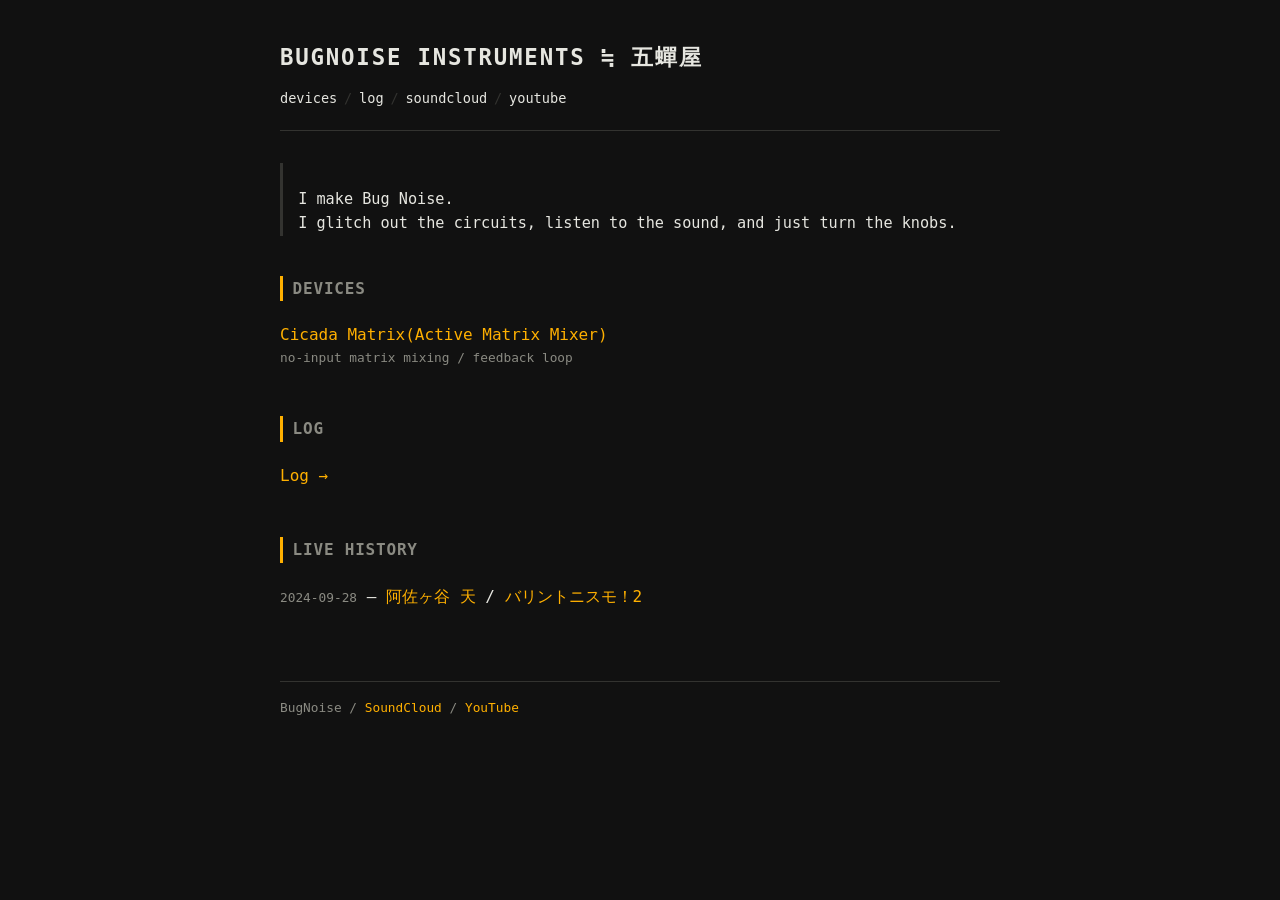
<file: index.html>
<!DOCTYPE html>
<html lang="ja">
<head>
  <meta charset="UTF-8">
  <meta name="viewport" content="width=device-width, initial-scale=1">
  <title>BugNoise</title>
  <link rel="stylesheet" href="style.css">
</head>
<body>

  <header>
    <h1>BugNoise Instruments ≒ 五蟬屋</h1>
    <nav>
      <a href="#devices">devices</a><span class="sep">/</span><a href="log/">log</a><span class="sep">/</span><a href="https://soundcloud.com/bugnoise-synth">soundcloud</a><span class="sep">/</span><a href="https://www.youtube.com/@bugnoisesynth9519">youtube</a>
    </nav>
  </header>

  <div class="declaration">
I make Bug Noise.
I glitch out the circuits, listen to the sound, and just turn the knobs.
  </div>

  <section id="devices">
    <h2>devices</h2>
    <ul class="plain">
      <li>
        <a href="devices/CicadaMatrix.html">Cicada Matrix(Active Matrix Mixer)</a>
        <div class="meta">no-input matrix mixing / feedback loop</div>
      </li>
      <!-- 新しい装置ができたらここに追加 -->
    </ul>
  </section>

  <section id="log">
    <h2>log</h2>
    <ul class="plain">
      <li>
        <a href="log/">Log →</a>
      </li>
    </ul>
  </section>
  <section id="lives">
    <h2>live history</h2>
    <ul class="plain">
      <li>
        <span class="meta">2024-09-28</span> — <a href="https://asagaya-ten.com/">阿佐ヶ谷 天</a> / <a href="https://asagaya-ten.com/schedule/flyer/2024/f20240928.jpg">バリントニスモ！2</a>

      </li>
    </ul>
  </section>
  <footer>
    BugNoise / <a href="https://soundcloud.com/bugnoise-synth">SoundCloud</a> / <a href="https://www.youtube.com/@bugnoisesynth9519">YouTube</a>
  </footer>

</body>
</html>
</file>
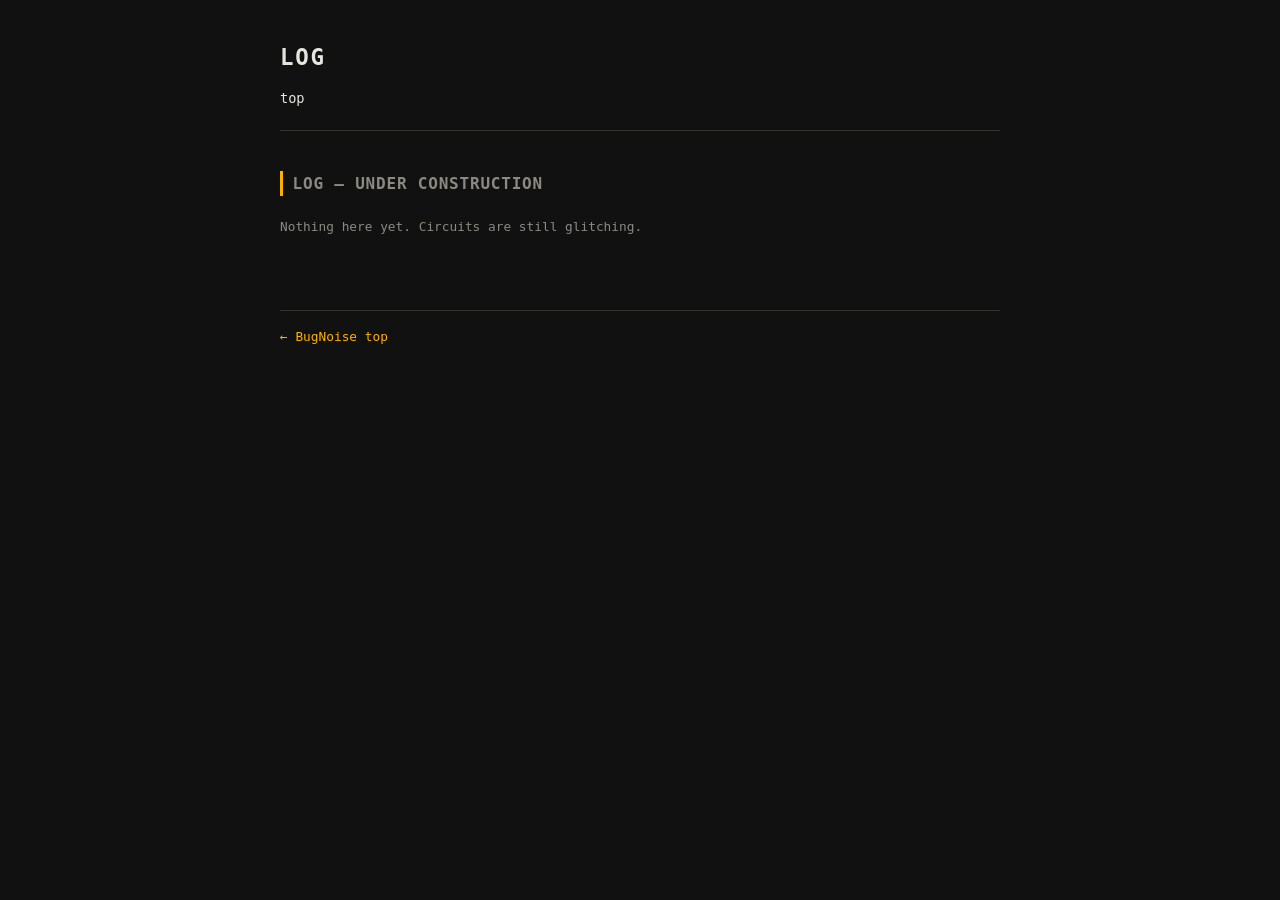
<file: log/index.html>
<!DOCTYPE html>
<html lang="ja">
<head>
  <meta charset="UTF-8">
  <meta name="viewport" content="width=device-width, initial-scale=1">
  <title>Log — BugNoise</title>
  <link rel="stylesheet" href="../style.css">
</head>
<body>

  <header>
    <h1>log</h1>
    <nav>
      <a href="../index.html">top</a>
    </nav>
  </header>

  <section>
    <h2>log — under construction</h2>
    <ul class="plain">
      <!-- 新しいログができたらここに追記していく -->
      <!-- <li><span class="meta">2026-07-28</span> — <a href="2026-07-28.html">初回発振テスト</a></li> -->
      <li class="meta">Nothing here yet. Circuits are still glitching.</li>
    </ul>
  </section>

  <footer>
    <a href="../index.html">← BugNoise top</a>
  </footer>

</body>
</html>
</file>
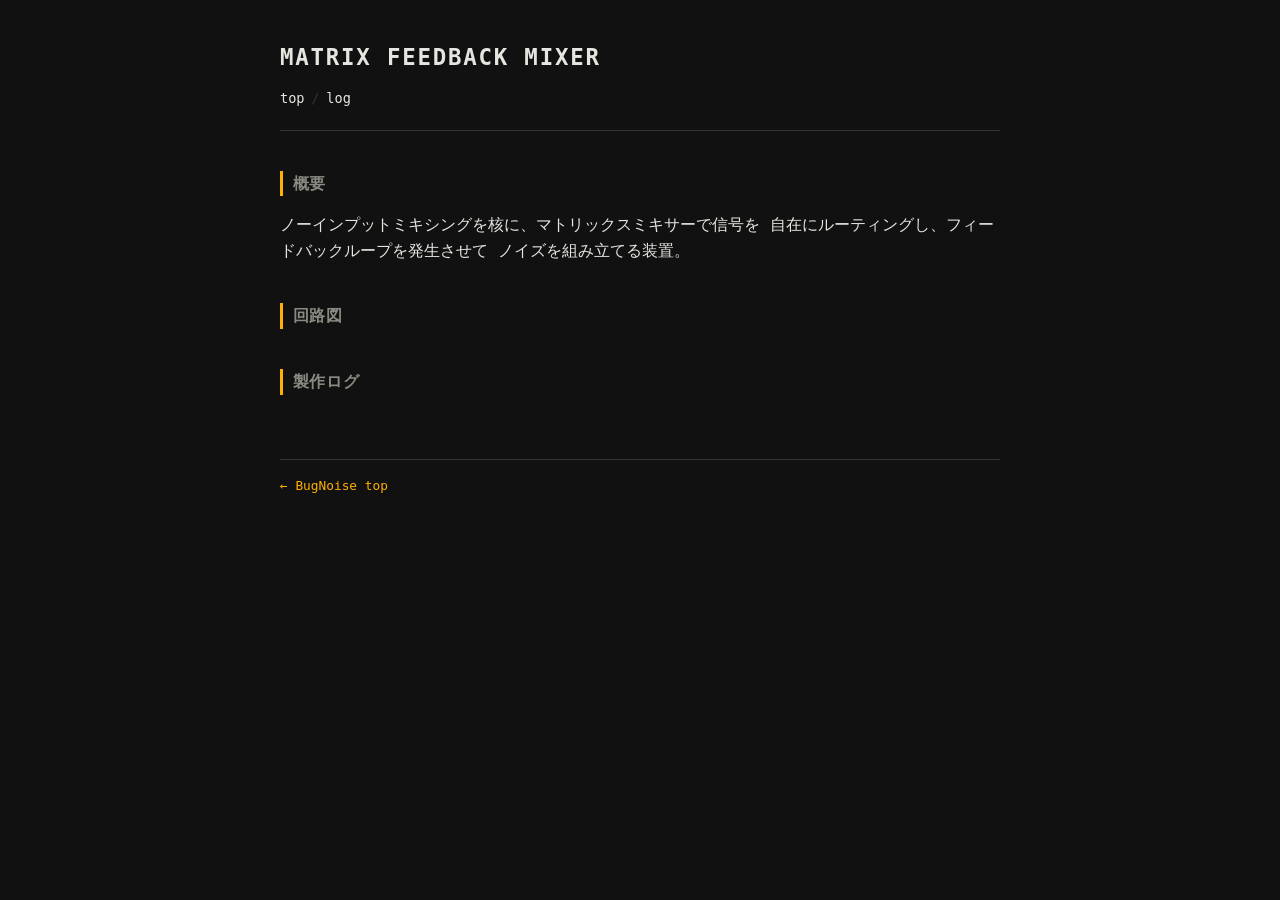
<file: matrix-feedback-mixer.html>
<!DOCTYPE html>
<html lang="ja">
<head>
  <meta charset="UTF-8">
  <meta name="viewport" content="width=device-width, initial-scale=1">
  <title>Matrix Feedback Mixer — BugNoise</title>
  <link rel="stylesheet" href="../style.css">
</head>
<body>

  <header>
    <h1>Matrix Feedback Mixer</h1>
    <nav>
      <a href="../index.html">top</a><span class="sep">/</span><a href="../log/">log</a>
    </nav>
  </header>

  <section>
    <h2>概要</h2>
    <p>
      ノーインプットミキシングを核に、マトリックスミキサーで信号を
      自在にルーティングし、フィードバックループを発生させて
      ノイズを組み立てる装置。
    </p>
  </section>

  <section>
    <h2>回路図</h2>
    <p><!-- 画像を追加する場合はここに --></p>
    <!-- <img src="../assets/images/matrix-feedback-mixer-schematic.png" alt="回路図"> -->
  </section>

  <section>
    <h2>製作ログ</h2>
    <ul class="plain">
      <!-- <li><a href="../log/2026-07-28.html">2026-07-28: 初回発振テスト</a></li> -->
    </ul>
  </section>

  <footer>
    <a href="../index.html">← BugNoise top</a>
  </footer>

</body>
</html>
</file>
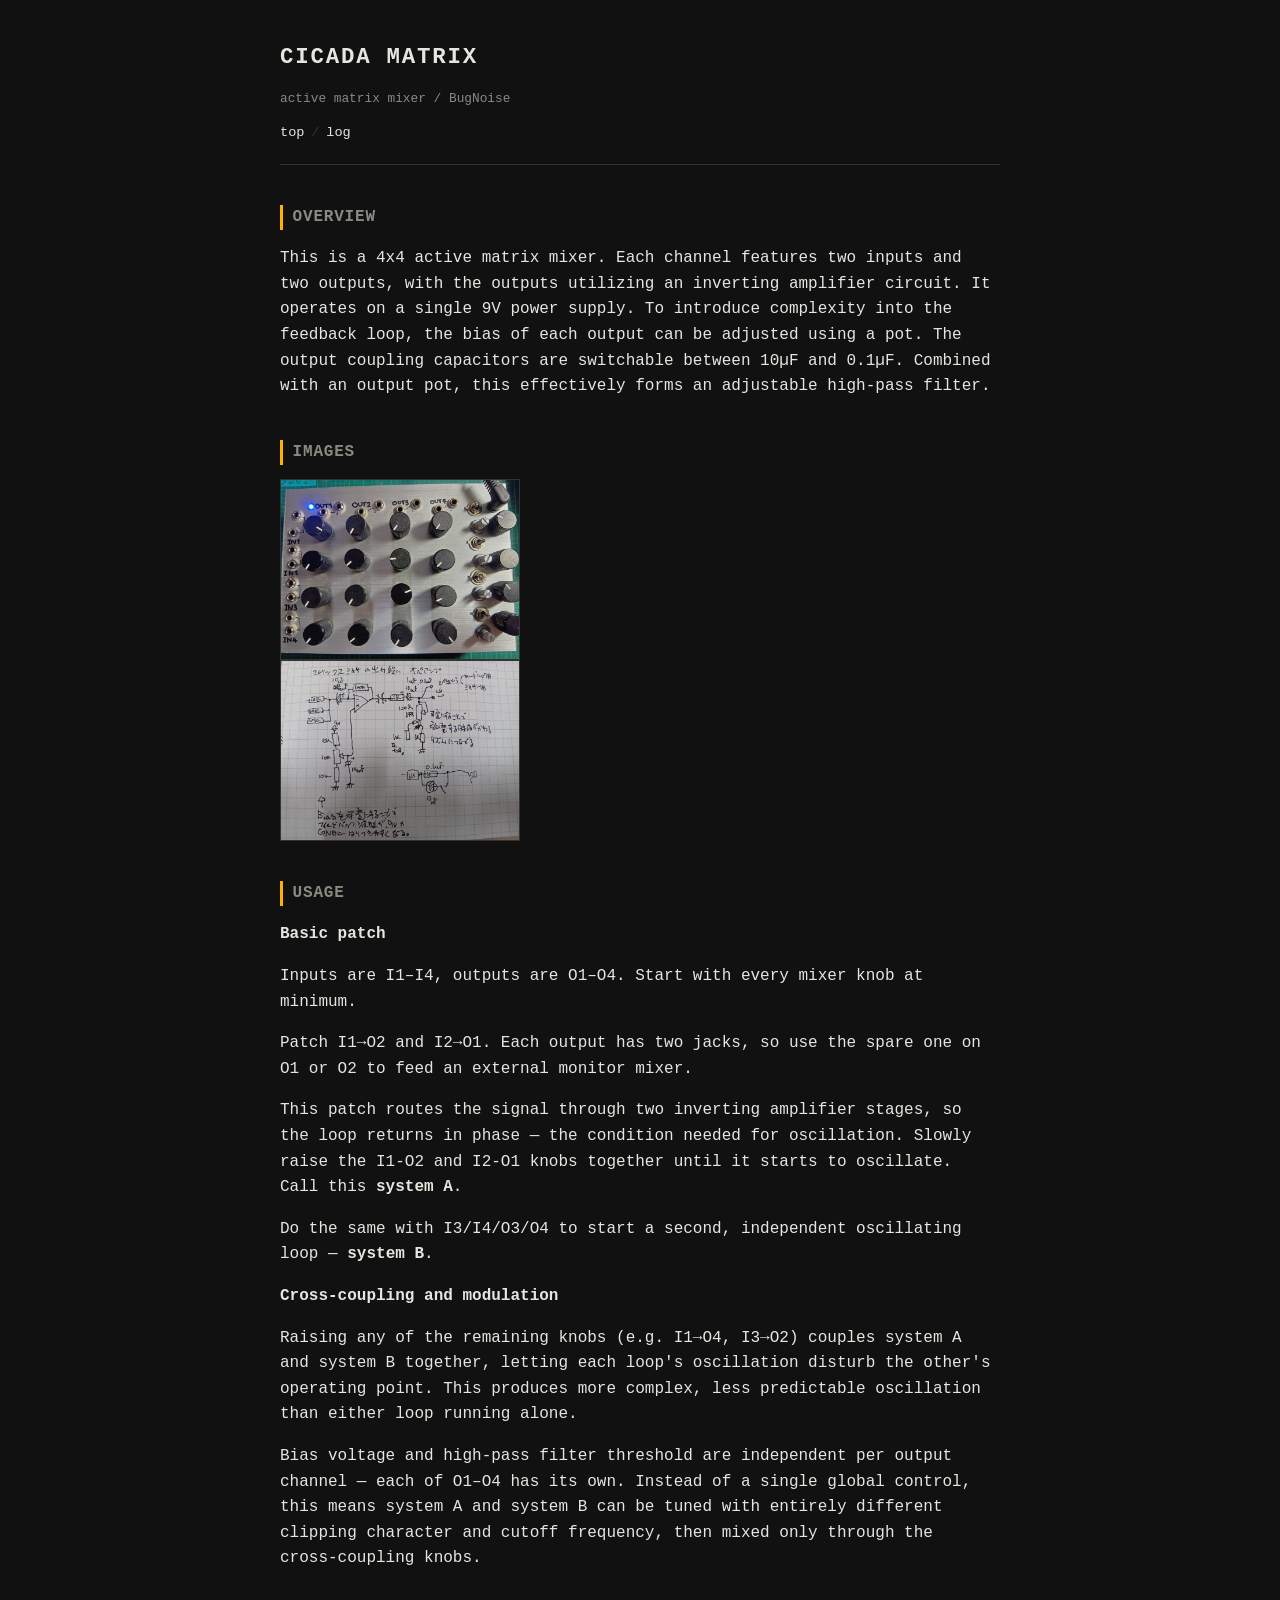
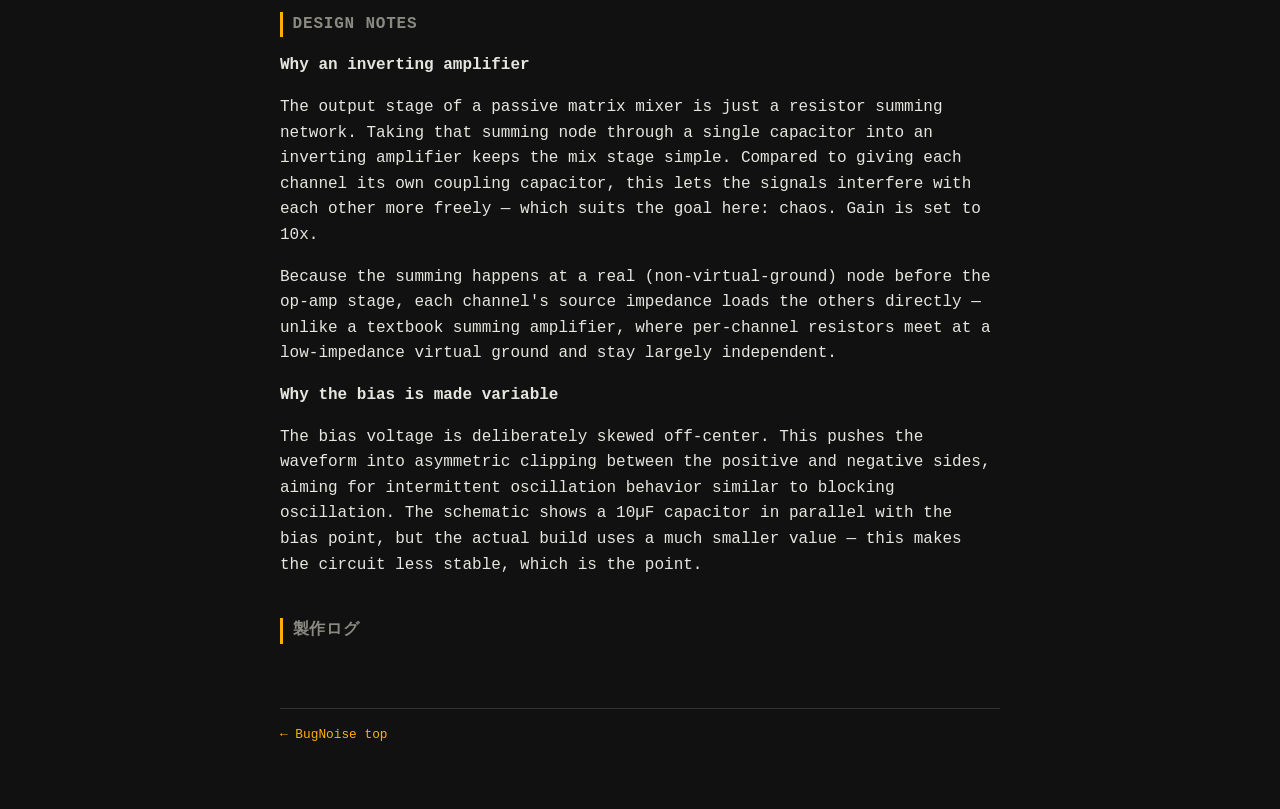
<file: devices/ActiveMatrixMixer.html>
<!DOCTYPE html>
<html lang="ja">
<head>
  <meta charset="UTF-8">
  <meta name="viewport" content="width=device-width, initial-scale=1">
  <title>Cicada Matrix — BugNoise</title>
  <link rel="stylesheet" href="../style.css">
</head>
<body>

  <header>
    <h1>Cicada Matrix</h1>
    <p class="meta">active matrix mixer / BugNoise</p>
    <nav>
      <a href="../index.html">top</a><span class="sep">/</span><a href="../log/">log</a>
    </nav>
  </header>

  <section>
    <h2>Overview</h2>
    <p>
      This is a 4x4 active matrix mixer. Each channel features two inputs and two outputs, with the outputs utilizing an inverting amplifier circuit.
It operates on a single 9V power supply. To introduce complexity into the feedback loop, the bias of each output can be adjusted using a pot.
The output coupling capacitors are switchable between 10µF and 0.1µF. Combined with an output pot, this effectively forms an adjustable high-pass filter.
    </p>
  </section>

  <section>
    <h2>Images</h2>
    <img src="ActiveMatricsMixer.JPG" alt="Active Matrix Mixer" width="240">
    <img src="output_AMM.jpg" alt="Active Matrix Mixer" width="240">
  </section>

  <section>
  <h2>usage</h2>

  <p><strong>Basic patch</strong></p>
  <p>
    Inputs are I1&ndash;I4, outputs are O1&ndash;O4. Start with every
    mixer knob at minimum.
  </p>
  <p>
    Patch I1&rarr;O2 and I2&rarr;O1. Each output has two jacks, so use
    the spare one on O1 or O2 to feed an external monitor mixer.
  </p>
  <p>
    This patch routes the signal through two inverting amplifier
    stages, so the loop returns in phase &mdash; the condition needed
    for oscillation. Slowly raise the I1-O2 and I2-O1 knobs together
    until it starts to oscillate. Call this <strong>system A</strong>.
  </p>
  <p>
    Do the same with I3/I4/O3/O4 to start a second, independent
    oscillating loop &mdash; <strong>system B</strong>.
  </p>

  <p><strong>Cross-coupling and modulation</strong></p>
  <p>
    Raising any of the remaining knobs (e.g. I1&rarr;O4, I3&rarr;O2)
    couples system A and system B together, letting each loop's
    oscillation disturb the other's operating point. This produces
    more complex, less predictable oscillation than either loop
    running alone.
  </p>
  <p>
    Bias voltage and high-pass filter threshold are independent
    per output channel &mdash; each of O1&ndash;O4 has its own. Instead
    of a single global control, this means system A and system B
    can be tuned with entirely different clipping character and
    cutoff frequency, then mixed only through the cross-coupling
    knobs.
  </p>
</section>
  <section>
    <h2>design notes</h2>

  <p><strong>Why an inverting amplifier</strong></p>
  <p>
    The output stage of a passive matrix mixer is just a resistor
    summing network. Taking that summing node through a single
    capacitor into an inverting amplifier keeps the mix stage
    simple. Compared to giving each channel its own coupling
    capacitor, this lets the signals interfere with each other more
    freely &mdash; which suits the goal here: chaos. Gain is set to 10x.
  </p>
  <p>
    Because the summing happens at a real (non-virtual-ground) node
    before the op-amp stage, each channel's source impedance loads
    the others directly &mdash; unlike a textbook summing amplifier,
    where per-channel resistors meet at a low-impedance virtual
    ground and stay largely independent.
  </p>

  <p><strong>Why the bias is made variable</strong></p>
  <p>
    The bias voltage is deliberately skewed off-center. This
    pushes the waveform into asymmetric clipping between the
    positive and negative sides, aiming for intermittent
    oscillation behavior similar to blocking oscillation. The
    schematic shows a 10&micro;F capacitor in parallel with the bias
    point, but the actual build uses a much smaller value &mdash;
    this makes the circuit less stable, which is the point.
  </p>
  </section>
  <section>
    <h2>製作ログ</h2>
    <ul class="plain">
      <!-- <li><a href="../log/2026-07-28.html">2026-07-28: 初回発振テスト</a></li> -->
    </ul>
  </section>

  <footer>
    <a href="../index.html">← BugNoise top</a>
  </footer>

</body>
</html>
</file>
<file: style.css>
/* ===================================================
   BugNoise — base stylesheet
   無骨・シンプル。装飾は最小限、モノスペース基調。
   =================================================== */

:root {
  --bg: #111111;
  --fg: #e6e6e0;
  --dim: #8a8a82;
  --accent: #ffb000; /* 古いオシロスコープ/LEDのアンバー */
  --line: #333330;
  --mono: "JetBrains Mono", "SF Mono", "Menlo", "Consolas", monospace;
}

* {
  box-sizing: border-box;
}

html, body {
  margin: 0;
  padding: 0;
  background: var(--bg);
  color: var(--fg);
  font-family: var(--mono);
  font-size: 16px;
  line-height: 1.6;
}

body {
  max-width: 760px;
  margin: 0 auto;
  padding: 2.5rem 1.25rem 4rem;
}

a {
  color: var(--accent);
  text-decoration: none;
  border-bottom: 1px solid transparent;
}

a:hover, a:focus {
  border-bottom-color: var(--accent);
}

header {
  border-bottom: 1px solid var(--line);
  padding-bottom: 1.25rem;
  margin-bottom: 2rem;
}

header h1 {
  font-size: 1.4rem;
  letter-spacing: 0.08em;
  margin: 0 0 0.75rem;
  text-transform: uppercase;
}

nav {
  font-size: 0.85rem;
  color: var(--dim);
}

nav a {
  color: var(--fg);
}

nav .sep {
  color: var(--line);
  margin: 0 0.5em;
}

h2 {
  font-size: 1rem;
  letter-spacing: 0.05em;
  text-transform: uppercase;
  color: var(--dim);
  border-left: 3px solid var(--accent);
  padding-left: 0.6em;
  margin-top: 2.5rem;
}

.declaration {
  font-size: 0.95rem;
  color: var(--fg);
  border-left: 3px solid var(--line);
  padding-left: 1em;
  margin: 1.5rem 0 2rem;
  white-space: pre-line;
}

ul.plain {
  list-style: none;
  padding: 0;
  margin: 0;
}

ul.plain li {
  padding: 0.5rem 0;
  border-bottom: 1px dotted var(--line);
}

ul.plain li:last-child {
  border-bottom: none;
}

.meta {
  color: var(--dim);
  font-size: 0.8rem;
}

footer {
  margin-top: 4rem;
  padding-top: 1rem;
  border-top: 1px solid var(--line);
  color: var(--dim);
  font-size: 0.8rem;
}

img {
  max-width: 100%;
  display: block;
  border: 1px solid var(--line);
}

code, pre {
  font-family: var(--mono);
  background: #1a1a18;
  border: 1px solid var(--line);
  padding: 0.1em 0.4em;
}
</file>
